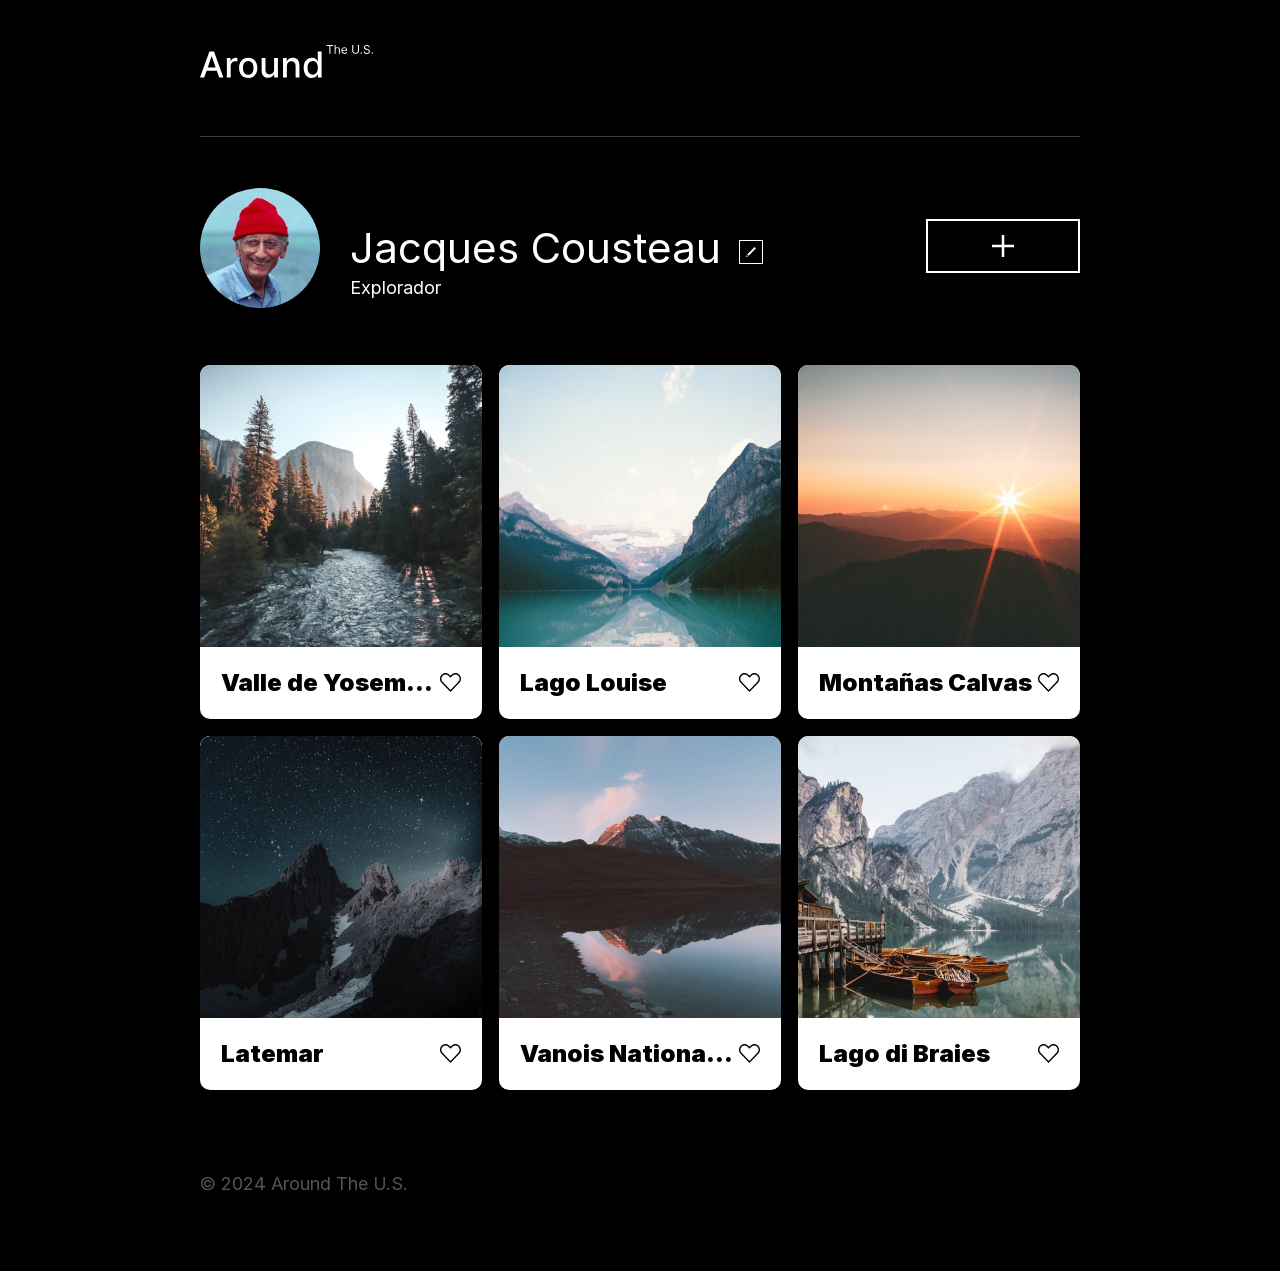
<file: index.html>
<!DOCTYPE html>
<html lang="en">
  <head>
    <meta charset="UTF-8" />
    <meta name="viewport" content="width=device-width, initial-scale=1.0" />
    <meta name="description" content="Around the U.S" />
    <meta name="author" content="Marcos Santiz" />
    <meta name="keywords" content="around, U.S, viaje, fotos, montañas" />
    <title>Around the U.S</title>
    <link rel="stylesheet" href="./pages/index.css" />
    <link rel="shortcut icon" href="./favicon.ico" />
  </head>

  <body>
    <div class="page">
      <header class="header">
        <div class="header__container">
          <img
            src="./images/Vector.svg"
            alt="Logotipo de Around the U.S"
            class="header__logo"
          />
          <img
            src="./images/Line.png"
            alt="Línea de separación"
            class="header__line"
          />
        </div>
      </header>
      <section class="cover">
        <div class="cover__container">
          <img
            src="./images/image.jpg"
            alt="Foto de perfil"
            class="cover__container-image"
          />
          <div class="cover__text">
            <div class="cover__info">
              <h2 class="cover__name">Jacques Cousteau</h2>
              <button type="button" class="cover__button" id="openPopup">
                <img
                  src="./images/pencil.png"
                  alt="Editar"
                  class="cover__button-image"
                />
              </button>
            </div>
            <p class="cover__role">Explorador</p>
          </div>
          <div class="cover__plusbutton">
            <img
              src="./images/+.png"
              alt="Botón más"
              class="cover__plusbutton-image"
            />
          </div>
        </div>
      </section>
      <main class="content">
        <section class="elements">
          <figure class="elements__item">
            <img
              src="./images/Item 1.jpg"
              alt="Item 1"
              class="elements__image"
            />
            <div class="elements__foot">
              <p class="elements__foot-text">Valle de Yosemite</p>
              <button id="heartButton" class="elements__foot-button">
                <img
                  src="./images/heart.svg"
                  alt="Me gusta"
                  class="elements__button-image"
                />
              </button>
            </div>
          </figure>

          <figure class="elements__item">
            <img
              src="./images/Item 2.png"
              alt="Item 2"
              class="elements__image"
            />
            <div class="elements__foot">
              <p class="elements__foot-text">Lago Louise</p>
              <button id="heartButton" class="elements__foot-button">
                <img
                  src="./images/heart.svg"
                  alt="Me gusta"
                  class="elements__button-image"
                />
              </button>
            </div>
          </figure>
          <figure class="elements__item">
            <img
              src="./images/Item 3.png"
              alt="Item 3"
              class="elements__image"
            />
            <div class="elements__foot">
              <p class="elements__foot-text">Montañas Calvas</p>
              <button id="heartButton" class="elements__foot-button">
                <img
                  src="./images/heart.svg"
                  alt="Me gusta"
                  class="elements__button-image"
                />
              </button>
            </div>
          </figure>

          <figure class="elements__item">
            <img
              src="./images/Item 4.png"
              alt="Item 4"
              class="elements__image"
            />
            <div class="elements__foot">
              <p class="elements__foot-text">Latemar</p>
              <button id="heartButton" class="elements__foot-button">
                <img
                  src="./images/heart.svg"
                  alt="Me gusta"
                  class="elements__button-image"
                />
              </button>
            </div>
          </figure>

          <figure class="elements__item">
            <img
              src="./images/Item 5.png"
              alt="Item 5"
              class="elements__image"
            />
            <div class="elements__foot">
              <p class="elements__foot-text">Vanois National Park</p>
              <button id="heartButton" class="elements__foot-button">
                <img
                  src="./images/heart.svg"
                  alt="Me gusta"
                  class="elements__button-image"
                />
              </button>
            </div>
          </figure>

          <figure class="elements__item">
            <img
              src="./images/Item 6.png"
              alt="Item 6"
              class="elements__image"
            />
            <div class="elements__foot">
              <p class="elements__foot-text">Lago di Braies</p>
              <button id="heartButton" class="elements__foot-button">
                <img
                  src="./images/heart.svg"
                  alt="Me gusta"
                  class="elements__button-image"
                />
              </button>
            </div>
          </figure>
        </section>
      </main>
      <footer class="footer">
        <p class="footer__copyright">© 2024 Around The U.S.</p>
      </footer>
      <div id="popup" class="popup">
        <div class="popup__container">
          <img
            src="./images/Close Icon (3).png"
            alt="Cerrar"
            class="popup__close"
            id="closePopup"
          />
          <h2 class="popup__title">Editar perfil</h2>
          <form class="popup__form" id="editForm">
            <input
              type="text"
              class="popup__input"
              placeholder="Nombre"
              name="name"
            />
            <img src="./images/Line 2.png" alt="linea" class="popup__line" />
            <input
              type="text"
              class="popup__input"
              placeholder="Acerca de mí"
              name="about"
            />
            <img src="./images/Line 2.png" alt="linea" class="popup__line" />
            <button id="saveButton" type="submit" class="popup__savebutton">
              Guardar
            </button>
          </form>
        </div>
      </div>
    </div>
    <script src="./scripts/index.js"></script>
  </body>
</html>
</file>
<file: pages/index.css>
@import url("../vendor/normalize.css");
@import url("../blocks/page.css");
@import url("../blocks/header.css");
@import url("../blocks/cover.css");
@import url("../vendor/fonts.css");
@import url("../blocks/elements.css");
@import url("../blocks/footer.css");
@import url("../blocks/form.css");
@import url("../blocks/media.css");
</file>
